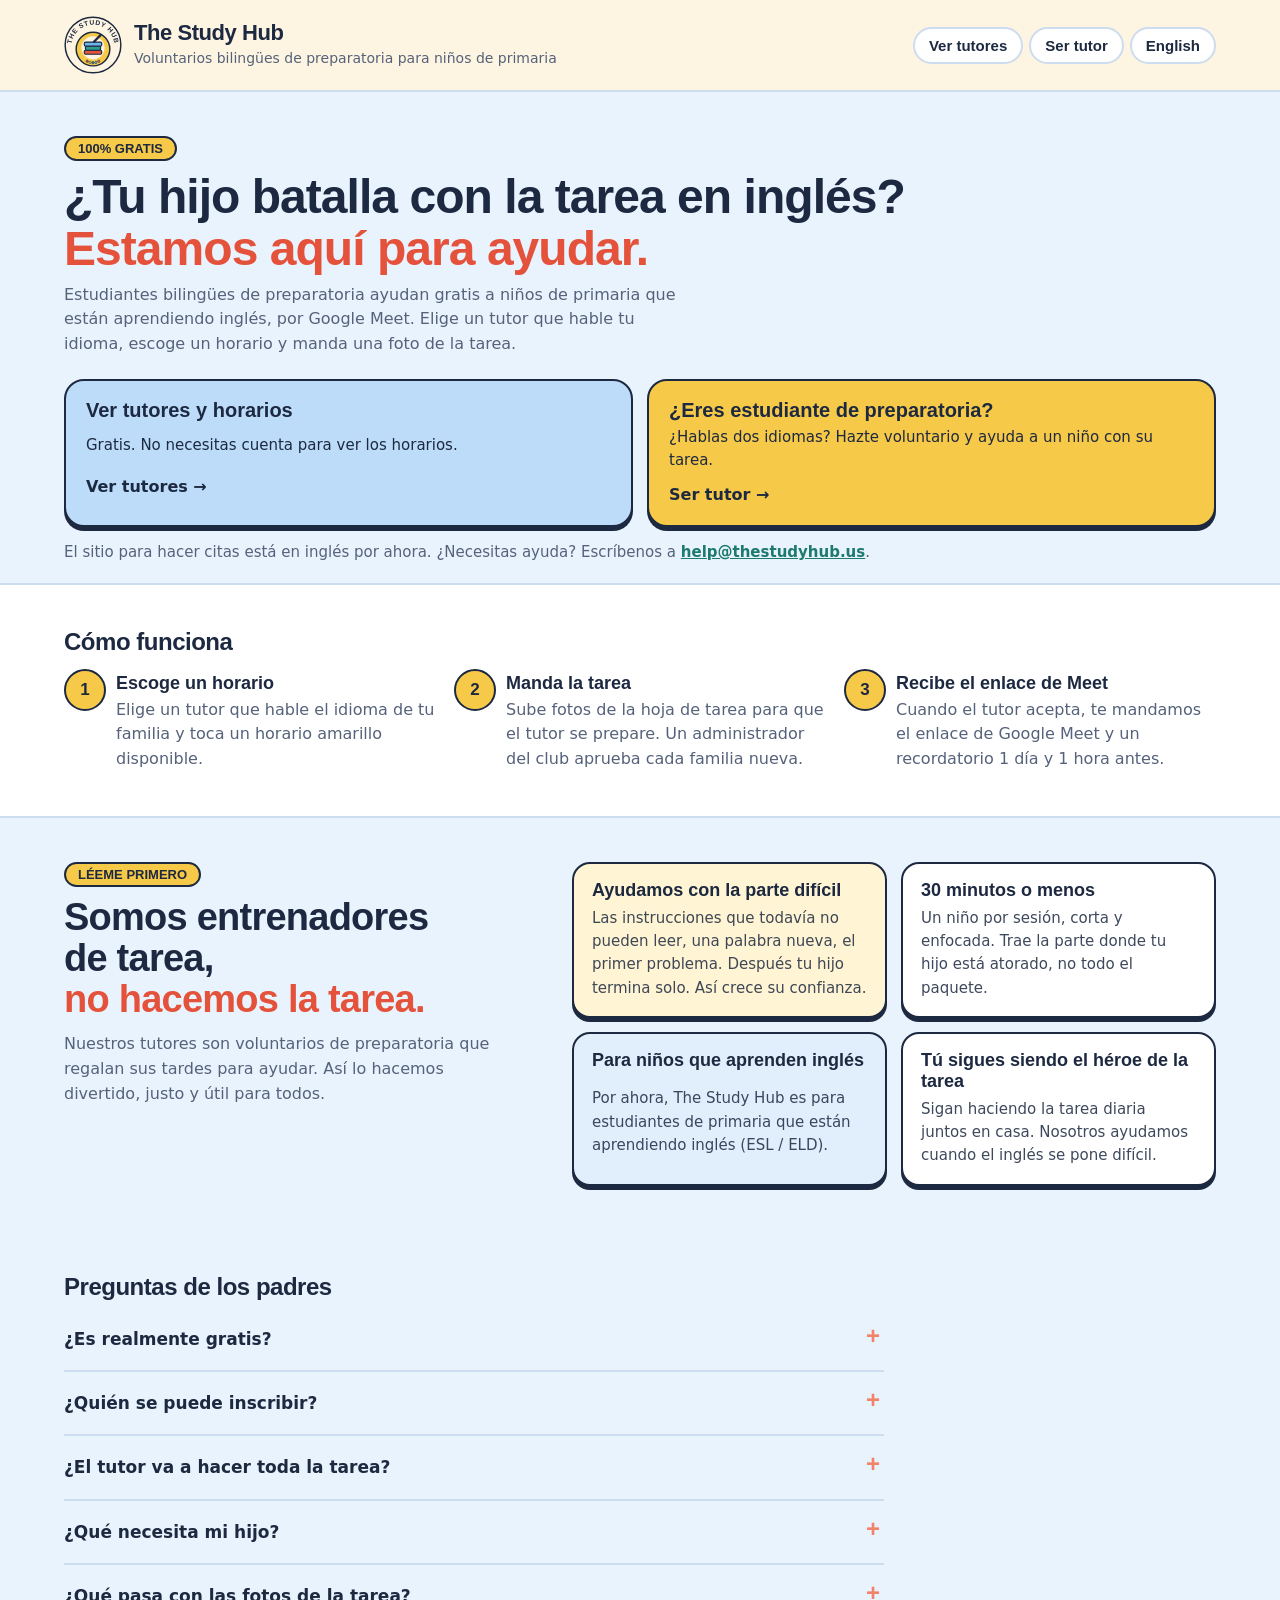
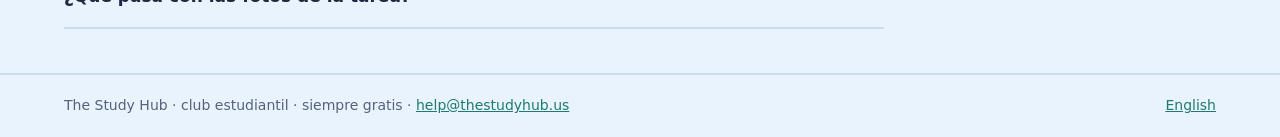
<file: es.html>
<!DOCTYPE html>
<html lang="es">
<head>
  <meta charset="utf-8">
  <meta name="viewport" content="width=device-width, initial-scale=1">
  <meta http-equiv="Content-Security-Policy" content="default-src 'self'; script-src 'self' https://cdn.jsdelivr.net; style-src 'self' 'unsafe-inline' https://fonts.googleapis.com; font-src https://fonts.gstatic.com; img-src 'self' data: blob: https://ekjyotgllvleiupzawog.supabase.co; connect-src https://ekjyotgllvleiupzawog.supabase.co wss://ekjyotgllvleiupzawog.supabase.co; object-src 'none'; base-uri 'self'; form-action 'self'; upgrade-insecure-requests">
  <meta name="referrer" content="strict-origin-when-cross-origin">
  <title>Ayuda Gratis con la Tarea para Niños que Aprenden Inglés | The Study Hub</title>
  <meta name="description" content="Ayuda gratis con la tarea, en español e inglés, para niños de primaria que están aprendiendo inglés. Tutores bilingües de preparatoria por Google Meet, 30 minutos o menos.">
  <link rel="canonical" href="https://thestudyhub.us/es.html">
  <link rel="alternate" hreflang="en" href="https://thestudyhub.us/">
  <link rel="alternate" hreflang="es" href="https://thestudyhub.us/es.html">
  <link rel="alternate" hreflang="x-default" href="https://thestudyhub.us/">
  <meta name="theme-color" content="#fdf4e1">

  <meta property="og:type" content="website">
  <meta property="og:site_name" content="The Study Hub">
  <meta property="og:title" content="Ayuda gratis con la tarea para niños que aprenden inglés">
  <meta property="og:description" content="Tutores bilingües de preparatoria ayudan gratis a niños de primaria con la parte difícil de la tarea, por Google Meet.">
  <meta property="og:url" content="https://thestudyhub.us/es.html">
  <meta property="og:locale" content="es_US">
  <meta property="og:image" content="https://thestudyhub.us/images/og-image.png">
  <meta property="og:image:width" content="1200">
  <meta property="og:image:height" content="630">
  <meta property="og:image:alt" content="The Study Hub: Struggling with homework? We're here to help. 100% free.">
  <meta name="twitter:card" content="summary_large_image">

  <link rel="icon" href="images/logo.svg" type="image/svg+xml">
  <link rel="icon" href="images/favicon-32.png" type="image/png" sizes="32x32">
  <link rel="apple-touch-icon" href="images/apple-touch-icon.png">
  <link rel="manifest" href="site.webmanifest">
  <link rel="preconnect" href="https://fonts.googleapis.com">
  <link rel="preconnect" href="https://fonts.gstatic.com" crossorigin>
  <link href="https://fonts.googleapis.com/css2?family=Poppins:wght@600;700;800&family=Inter:wght@400;500;600;700&display=swap" rel="stylesheet">
  <link rel="stylesheet" href="css/styles.css?v=202611132026">

    <script type="application/ld+json">
  {
    "@context": "https://schema.org",
    "@graph": [
      { "@type": "WebPage", "@id": "https://thestudyhub.us/es.html", "inLanguage": "es", "name": "Ayuda gratis con la tarea para niños que aprenden inglés", "about": { "@id": "https://thestudyhub.us/#org" } },
      { "@type": "FAQPage", "inLanguage": "es", "mainEntity": [
        { "@type": "Question", "name": "¿Es realmente gratis?", "acceptedAnswer": { "@type": "Answer", "text": "Sí. Todas las sesiones son gratis. Los tutores son estudiantes voluntarios y nunca pedimos información de pago." } },
        { "@type": "Question", "name": "¿Quién se puede inscribir?", "acceptedAnswer": { "@type": "Answer", "text": "Por ahora, estudiantes de primaria (TK a 5.º grado) que están aprendiendo inglés y necesitan ayuda para entender su tarea. Un padre, madre o tutor legal hace la cita." } },
        { "@type": "Question", "name": "¿El tutor va a hacer toda la tarea?", "acceptedAnswer": { "@type": "Answer", "text": "No. El tutor explica la parte difícil para que el niño termine solo. Las sesiones duran 30 minutos o menos." } }
      ] }
    ]
  }
  </script>
</head>
<body data-page="es">
  <a class="skip" href="#main">Saltar al contenido</a>
  <header id="site-header" class="site-header band">
    <div class="wrap"><a class="brand" href="index.html"><img src="images/logo.svg" alt="" width="58" height="58"><div><b>The Study Hub</b><span>Voluntarios bilingües de preparatoria para niños de primaria</span></div></a>
      <nav aria-label="Principal" class="es-nav"><a href="index.html#schedule">Ver tutores</a><a href="tutor.html">Ser tutor</a><a href="index.html" lang="en" hreflang="en">English</a></nav></div>
  </header>
  <noscript><div class="notice">Este sitio necesita JavaScript para mostrar los horarios.</div></noscript>
  <main id="main">
    <section class="band hero">
      <div class="wrap top">
        <div>
          <span class="free">100% GRATIS</span>
          <h1>¿Tu hijo batalla con la tarea en inglés?<span class="help">Estamos aquí para ayudar.</span></h1>
          <p>Estudiantes bilingües de preparatoria ayudan gratis a niños de primaria que están aprendiendo inglés, por Google Meet. Elige un tutor que hable tu idioma, escoge un horario y manda una foto de la tarea.</p>
        </div>
      </div>
      <div class="wrap start">
        <a class="start-card parent" href="index.html#schedule"><b>Ver tutores y horarios</b><span>Gratis. No necesitas cuenta para ver los horarios.</span><em>Ver tutores →</em></a>
        <a class="start-card student" href="tutor.html"><b>¿Eres estudiante de preparatoria?</b><span>¿Hablas dos idiomas? Hazte voluntario y ayuda a un niño con su tarea.</span><em>Ser tutor →</em></a>
      </div>
      <p class="wrap returning">El sitio para hacer citas está en inglés por ahora. ¿Necesitas ayuda? Escríbenos a <a href="mailto:help@thestudyhub.us">help@thestudyhub.us</a>.</p>
    </section>

    <section class="band steps-band" aria-labelledby="how-h">
      <div class="wrap">
        <h2 id="how-h">Cómo funciona</h2>
        <ol class="steps">
          <li><b>Escoge un horario</b><span>Elige un tutor que hable el idioma de tu familia y toca un horario amarillo disponible.</span></li>
          <li><b>Manda la tarea</b><span>Sube fotos de la hoja de tarea para que el tutor se prepare. Un administrador del club aprueba cada familia nueva.</span></li>
          <li><b>Recibe el enlace de Meet</b><span>Cuando el tutor acepta, te mandamos el enlace de Google Meet y un recordatorio 1 día y 1 hora antes.</span></li>
        </ol>
      </div>
    </section>

    <section class="band" aria-labelledby="deal-h">
      <div class="wrap deal">
        <div class="deal-head">
          <span class="free">LÉEME PRIMERO</span>
          <h2 id="deal-h">Somos entrenadores de tarea, <span class="help">no hacemos la tarea.</span></h2>
          <p>Nuestros tutores son voluntarios de preparatoria que regalan sus tardes para ayudar. Así lo hacemos divertido, justo y útil para todos.</p>
        </div>
        <ul class="deal-list">
          <li><b>Ayudamos con la parte difícil</b><span>Las instrucciones que todavía no pueden leer, una palabra nueva, el primer problema. Después tu hijo termina solo. Así crece su confianza.</span></li>
          <li><b>30 minutos o menos</b><span>Un niño por sesión, corta y enfocada. Trae la parte donde tu hijo está atorado, no todo el paquete.</span></li>
          <li><b>Para niños que aprenden inglés</b><span>Por ahora, The Study Hub es para estudiantes de primaria que están aprendiendo inglés (ESL / ELD).</span></li>
          <li><b>Tú sigues siendo el héroe de la tarea</b><span>Sigan haciendo la tarea diaria juntos en casa. Nosotros ayudamos cuando el inglés se pone difícil.</span></li>
        </ul>
      </div>
    </section>

    <section class="band" aria-labelledby="faq-h">
      <div class="wrap faq">
        <h2 id="faq-h">Preguntas de los padres</h2>
        <details><summary>¿Es realmente gratis?</summary><p>Sí. Todas las sesiones son gratis. Los tutores son estudiantes voluntarios y nunca pedimos información de pago.</p></details>
        <details><summary>¿Quién se puede inscribir?</summary><p>Por ahora, estudiantes de primaria (TK a 5.º grado) que están aprendiendo inglés y necesitan ayuda para entender su tarea. Un padre, madre o tutor legal hace la cita.</p></details>
        <details><summary>¿El tutor va a hacer toda la tarea?</summary><p>No. El tutor explica la parte difícil para que tu hijo termine solo. Las sesiones duran 30 minutos o menos.</p></details>
        <details><summary>¿Qué necesita mi hijo?</summary><p>Un teléfono, tableta o computadora con cámara, Google Meet y la tarea. Un adulto debe estar cerca durante la llamada.</p></details>
        <details><summary>¿Qué pasa con las fotos de la tarea?</summary><p>Solo el tutor que elegiste y los administradores del club las pueden ver, y se borran automáticamente 30 días después de la sesión.</p></details>
      </div>
    </section>
  </main>
  <footer id="site-footer" class="band" style="padding-block:20px">
    <div class="wrap"><span>The Study Hub · club estudiantil · siempre gratis · <a href="mailto:help@thestudyhub.us">help@thestudyhub.us</a></span><a href="index.html" lang="en">English</a></div>
  </footer>
  <script src="js/totop.js?v=202611132026"></script>
</body>
</html>
</file>
<file: css/styles.css>
/* =====================================================================
   The Study Hub — styles
   Brand colors live in the :root block right below. Change them here
   and the whole site updates.
   ===================================================================== */

:root {
  color-scheme: light dark;
  --bg:     light-dark(#e9f3fd, #0e1726);  /* page background (sky blue) */
  --ink:    light-dark(#1d2940, #eef3fa);  /* main text (navy) */
  --muted:  light-dark(#55627a, #a8b5c8);  /* secondary text */
  --line:   light-dark(#cddcee, #2b3a54);  /* borders */
  --card:   light-dark(#ffffff, #152036);  /* cards and forms */
  --soft:   light-dark(#f2f8ff, #1a2740);  /* light fills */
  --band:   light-dark(#fdf4e1, #18233a);  /* header (cream) */
  --yellow: #f7c948;                       /* open times, badges */
  --ysoft:  light-dark(#fff4d3, #2f2808);
  --coral:  #f2836b;                       /* main buttons */
  --red:    light-dark(#c23a24, #ff8a70);  /* errors, decline (darker for readable small text) */
  --brand-red: light-dark(#e4523b, #ff8a70); /* big "We're here to help" headline */
  --rsoft:  light-dark(#fde6e1, #331813);
  --teal:   light-dark(#1d7a6e, #4cc7b5);  /* links, approve, success (contrast-checked) */
  --tsoft:  light-dark(#e0f3f0, #13302d);
  --blue:   #bcdcfa;                       /* language stickers */
  --edge:   #1d2940;                       /* sticker outlines */
}

* { box-sizing: border-box; min-width: 0; }
html, body { margin: 0; }
body { background: var(--bg); color: var(--ink); font: 16px/1.55 Inter, system-ui, sans-serif; overflow-x: clip; }
img { max-width: 100%; }
a { color: var(--teal); }
h1, h2, h3 { font-family: Poppins, Inter, sans-serif; line-height: 1.08; letter-spacing: -.02em; margin: 0; }
h1 { font-size: clamp(32px, 5vw, 48px); font-weight: 800; }
h2 { font-size: 24px; font-weight: 800; }
h3 { font-size: 19px; font-weight: 700; }
p { margin: 0; }

/* ---------- layout ---------- */
.band { padding: clamp(22px, 3.5vw, 44px) max(5vw, 16px); }
.wrap { max-width: 1240px; margin: 0 auto; }
.top { display: flex; flex-wrap: wrap; gap: 16px; justify-content: space-between; align-items: end; margin-bottom: 22px; }
.top p { color: var(--muted); margin-top: 8px; max-width: 62ch; }
.row { display: flex; flex-wrap: wrap; gap: 10px; align-items: center; }
.grid2 { display: grid; grid-template-columns: repeat(auto-fill, minmax(min(100%, 520px), 1fr)); gap: 18px; }
.stack1 { display: grid; gap: 14px; }

/* ---------- header ---------- */
.site-header { background: var(--band); position: relative; overflow: hidden; border-bottom: 2px solid var(--line); padding-block: 16px; }
.site-header .wrap { display: flex; flex-wrap: wrap; gap: 14px 28px; align-items: center; justify-content: space-between; }
.brand { display: flex; gap: 12px; align-items: center; color: var(--ink); text-decoration: none; }
.brand img { width: 58px; height: 58px; flex: none; }
.brand b { font: 800 22px Poppins, sans-serif; display: block; letter-spacing: -.02em; }
.brand span { font-size: 14px; color: var(--muted); }
.spark { position: absolute; pointer-events: none; }
nav { display: flex; flex-wrap: wrap; gap: 6px; align-items: center; }
nav a, nav button { color: var(--ink); text-decoration: none; padding: 8px 14px; border-radius: 999px; font: 600 15px Inter, sans-serif; border: 2px solid var(--line); background: var(--card); cursor: pointer; }
nav a.on { background: var(--edge); color: #fff; border-color: var(--edge); }

.notice { background: var(--ysoft); border-bottom: 2px solid var(--line); padding: 10px max(5vw, 16px); font-size: 15px; }

/* ---------- stickers, chips, tags ---------- */
.free { display: inline-block; background: var(--yellow); color: #1d2940; border: 2px solid var(--edge); border-radius: 999px; padding: 3px 12px; font: 800 13px Poppins, sans-serif; margin-bottom: 10px; }
.help { color: var(--brand-red); display: block; }
.chips { display: flex; flex-wrap: wrap; gap: 8px; margin-bottom: 18px; }
.chip { border: 2px solid var(--line); background: var(--card); color: var(--ink); border-radius: 999px; padding: 8px 15px; font: 600 15px Inter, sans-serif; cursor: pointer; min-height: 42px; }
.chip.on { background: var(--blue); color: #1d2940; border-color: var(--edge); box-shadow: 0 3px 0 var(--edge); }
.tags { display: flex; flex-wrap: wrap; gap: 6px; margin: 4px 0 14px; }
.tag { font-size: 13px; padding: 3px 9px; border-radius: 999px; background: var(--soft); border: 1px solid var(--line); }
.tag.lang { background: var(--blue); border: 2px solid var(--edge); color: #1d2940; font-weight: 700; }

/* ---------- cards ---------- */
.card { background: var(--card); border: 2px solid var(--line); border-radius: 20px; padding: 18px; }
.who { display: flex; gap: 12px; align-items: center; margin-bottom: 12px; }
.av { width: 46px; height: 46px; border-radius: 50%; background: var(--yellow); color: #1d2940; border: 2px solid var(--edge); display: grid; place-items: center; font: 800 17px Poppins, sans-serif; flex: none; }
.meta { color: var(--muted); font-size: 14px; }
.empty { padding: 28px; text-align: center; color: var(--muted); border: 2px dashed var(--line); border-radius: 18px; }
.note { background: var(--soft); border-radius: 10px; padding: 10px 12px; margin: 10px 0; font-size: 15px; }
.note.warn { background: light-dark(#fff4d3, #3a3115); border: 2px solid var(--yellow, #f7c948); }
.ok { background: var(--tsoft); border-radius: 12px; padding: 16px; margin-bottom: 14px; }
.warn { background: var(--ysoft); border-radius: 12px; padding: 14px 16px; font-size: 15px; }

/* ---------- week grid ---------- */
.week { display: grid; grid-template-columns: 66px repeat(5, minmax(0, 1fr)); gap: 4px; font-size: 13px; }
.week .dh { text-align: center; font-weight: 600; padding-bottom: 4px; line-height: 1.2; }
.week .dh small { display: block; color: var(--muted); font-weight: 400; }
.week .tm { color: var(--muted); align-self: center; white-space: nowrap; }
.cell { min-height: 40px; border-radius: 8px; background: var(--soft); }
.slot { min-height: 40px; border-radius: 9px; background: var(--yellow); color: #1d2940; border: 2px solid var(--edge); font: 700 13px Inter, sans-serif; cursor: pointer; box-shadow: 0 3px 0 var(--edge); }
.slot:hover, .slot:focus-visible { outline: 3px solid var(--ink); outline-offset: 1px; }
.busy { min-height: 40px; border-radius: 8px; display: grid; place-items: center; font-size: 12px; color: var(--muted); background: repeating-linear-gradient(135deg, var(--soft) 0 6px, transparent 6px 12px); border: 1px solid var(--line); }
.tog { min-height: 40px; border-radius: 8px; border: 1px solid var(--line); background: var(--soft); cursor: pointer; font: 600 12px Inter, sans-serif; color: var(--muted); }
.tog.on { background: var(--yellow); border: 2px solid var(--edge); color: #1d2940; }

/* ---------- buttons ---------- */
.btn { border: 2px solid var(--edge); border-radius: 999px; padding: 10px 20px; font: 700 15px Inter, sans-serif; cursor: pointer; min-height: 44px; background: var(--coral); color: #1d2940; box-shadow: 0 3px 0 var(--edge); text-decoration: none; display: inline-flex; align-items: center; justify-content: center; }
.btn:active { transform: translateY(2px); box-shadow: 0 1px 0 var(--edge); }
.btn.ghost { background: var(--card); color: var(--ink); border-color: var(--line); box-shadow: none; }
.btn.no { background: var(--card); color: var(--red); border-color: var(--red); box-shadow: none; }
.btn.y { background: var(--yellow); }
.btn.go { background: #1d7a6e; color: #fff; }
.btn.small { min-height: 36px; padding: 6px 12px; font-size: 14px; }
.btn:disabled { opacity: .5; cursor: not-allowed; }

/* ---------- forms ---------- */
label { font-weight: 600; font-size: 15px; display: block; margin-bottom: 6px; }
input[type=text], input[type=email], input[type=url], select, textarea { width: 100%; font: 16px Inter, sans-serif; padding: 11px 12px; border: 1px solid color-mix(in srgb, var(--ink) 30%, transparent); border-radius: 10px; background: var(--card); color: var(--ink); }
textarea { min-height: 84px; resize: vertical; }
.f { margin-bottom: 16px; }
.f2 { display: grid; grid-template-columns: repeat(auto-fit, minmax(180px, 1fr)); gap: 0 14px; }
.check { display: flex; gap: 10px; align-items: flex-start; font-weight: 400; font-size: 15px; margin-bottom: 10px; }
.check input { width: 20px; height: 20px; margin-top: 2px; flex: none; accent-color: var(--teal); }
.hint { font-size: 14px; color: var(--muted); margin-top: 5px; }
.err { color: var(--red); font-size: 14px; font-weight: 600; margin-top: 8px; }
.drop { border: 2px dashed var(--teal); border-radius: 14px; padding: 16px; text-align: center; background: var(--tsoft); }
.drop input { display: block; margin: 10px auto 0; max-width: 100%; }
.thumbs { display: flex; flex-wrap: wrap; gap: 10px; margin-top: 12px; }
.th { position: relative; width: 88px; height: 112px; border-radius: 10px; overflow: hidden; border: 1px solid var(--line); background: #fff; padding: 0; cursor: pointer; }
.th img { width: 100%; height: 100%; object-fit: cover; display: block; }
.th .rm { position: absolute; top: 4px; right: 4px; width: 26px; height: 26px; border-radius: 50%; border: 0; background: rgba(0,0,0,.7); color: #fff; cursor: pointer; }

/* ---------- modal + lightbox ---------- */
.ov { position: fixed; inset: 0; background: rgba(10,14,20,.55); overflow: auto; z-index: 20; padding: 20px 12px; }
.panel { background: var(--bg); max-width: 600px; margin: 0 auto; border-radius: 22px; padding: 22px; border: 2px solid var(--line); }
.panel .ph { display: flex; justify-content: space-between; gap: 12px; align-items: start; margin-bottom: 16px; }
.x { background: var(--soft); border: 1px solid var(--line); color: var(--ink); border-radius: 50%; width: 40px; height: 40px; font-size: 18px; cursor: pointer; flex: none; }
.pick { background: var(--ysoft); border-radius: 12px; padding: 12px 14px; margin-bottom: 18px; font-weight: 600; }
.light { position: fixed; inset: 0; background: rgba(0,0,0,.85); z-index: 30; display: grid; place-items: center; padding: 16px; }
.light img { max-height: 88vh; border-radius: 8px; background: #fff; }
.light .x { position: fixed; top: 14px; right: 14px; }
.toast { position: fixed; left: 50%; bottom: 20px; transform: translateX(-50%); background: var(--edge); color: #fff; padding: 12px 18px; border-radius: 999px; z-index: 40; font-weight: 600; max-width: calc(100% - 32px); }

/* ---------- tutor dashboard ---------- */
.tabs { display: flex; gap: 4px; border-bottom: 1px solid var(--line); margin-bottom: 20px; flex-wrap: wrap; }
.tab { background: none; border: 0; border-bottom: 3px solid transparent; padding: 12px 14px; font: 600 15px Inter, sans-serif; color: var(--muted); cursor: pointer; }
.tab.on { color: var(--ink); border-color: var(--coral); }
.req { border-left: 6px solid var(--yellow); }
.req.approved { border-left-color: var(--teal); }
.req.declined, .req.cancelled { border-left-color: var(--red); opacity: .8; }
.status { font-size: 13px; font-weight: 700; padding: 3px 10px; border-radius: 999px; background: var(--ysoft); white-space: nowrap; }
.status.approved { background: var(--tsoft); color: var(--teal); }
.status.declined, .status.cancelled { background: var(--rsoft); color: var(--red); }

/* ---------- admin ---------- */
.stats { display: grid; grid-template-columns: repeat(auto-fit, minmax(9em, 1fr)); gap: 12px; margin-bottom: 24px; }
.stat { background: var(--card); border: 2px solid var(--line); border-radius: 16px; padding: 14px 16px; }
.stat b { display: block; font: 800 clamp(28px, 4vw, 38px)/1 Poppins, sans-serif; }
.stat span { font-size: 14px; color: var(--muted); }
.scroll { overflow-x: auto; }
table { border-collapse: collapse; width: 100%; font-size: 15px; }
th, td { text-align: left; padding: 10px 8px; border-bottom: 1px solid var(--line); vertical-align: top; }
th { font-size: 14px; color: var(--muted); font-weight: 600; }

/* ---------- legal page ---------- */
.legal { max-width: 760px; }
.legal h2 { margin: 34px 0 10px; }
.legal h3 { margin: 20px 0 6px; font-size: 17px; }
.legal p, .legal li { font-size: 16px; margin-bottom: 8px; }
.legal ul { padding-left: 22px; margin: 0 0 10px; }

footer { border-top: 2px solid var(--line); color: var(--muted); font-size: 14px; }
footer .wrap { display: flex; flex-wrap: wrap; gap: 12px; justify-content: space-between; }

/* ---------- phones ---------- */
@media (max-width: 600px) {
  .week { grid-template-columns: 52px repeat(5, minmax(0, 1fr)); gap: 3px; }
  .panel { padding: 16px; }
  table { font-size: 13px; }
  th, td { padding: 6px 4px; }
  .stack thead { display: none; }
  .stack tr { display: grid; padding-block: 10px; border-bottom: 1px solid var(--line); }
  .stack td { display: flex; justify-content: space-between; gap: 12px; border: 0; padding: 3px 0; }
  .stack td::before { content: attr(data-l); color: var(--muted); font-weight: 600; }
}

/* =====================================================================
   Feel: motion, states and polish
   One easing curve everywhere; everything turns off for reduced motion.
   ===================================================================== */
:root { --ease: cubic-bezier(.2, .8, .2, 1); --quick: 160ms; --med: 260ms; }
html { scroll-behavior: smooth; -webkit-text-size-adjust: 100%; }
body { -webkit-font-smoothing: antialiased; -webkit-tap-highlight-color: transparent; }
h1, h2, h3 { text-wrap: balance; }
p { text-wrap: pretty; }
button, a, input, select, textarea { touch-action: manipulation; }
.week, .stat b, td { font-variant-numeric: tabular-nums; }
:focus-visible { outline: 3px solid var(--teal); outline-offset: 2px; border-radius: 6px; }
.sr-only { position: absolute; width: 1px; height: 1px; overflow: hidden; clip: rect(0 0 0 0); white-space: nowrap; }
.skip { position: absolute; left: 12px; top: -60px; z-index: 50; background: var(--edge); color: #fff; padding: 10px 16px; border-radius: 999px; font-weight: 700; text-decoration: none; transition: top var(--quick) var(--ease); }
.skip:focus { top: 12px; }

/* Smooth page-to-page changes (supported browsers) */
@view-transition { navigation: auto; }
.site-header { view-transition-name: site-header; }

/* Press and hover feedback */
.btn, .chip, .slot, .tog, .tab, nav a, .nav-btn, .role, .start-card, .th { transition: transform var(--quick) var(--ease), box-shadow var(--quick) var(--ease), background-color var(--quick) var(--ease), border-color var(--quick) var(--ease), color var(--quick) var(--ease); }
@media (hover: hover) {
  .btn:hover:not(:disabled) { transform: translateY(-1px); box-shadow: 0 4px 0 var(--edge); }
  .btn.ghost:hover, .btn.no:hover { box-shadow: none; border-color: var(--ink); }
  .slot:hover { transform: translateY(-2px); box-shadow: 0 5px 0 var(--edge); }
  .chip:hover:not(.on), nav a:hover:not(.on), .nav-btn:hover { border-color: var(--ink); }
  .tog:hover:not(.on) { border-color: var(--ink); color: var(--ink); }
  .card.tutor-card:hover { border-color: color-mix(in srgb, var(--ink) 25%, var(--line)); }
}
.btn:active:not(:disabled), .slot:active { transform: translateY(2px) scale(.98); box-shadow: 0 1px 0 var(--edge); }
.chip:active, .tog:active, .role:active, nav a:active, .nav-btn:active { transform: scale(.97); }

/* Cards rise in, one after another */
@keyframes rise { from { opacity: 0; transform: translateY(10px); } to { opacity: 1; transform: none; } }
.enter > * { animation: rise .42s var(--ease) both; animation-delay: calc(var(--i, 0) * 60ms); }
.hero .wrap > *, .start-card { animation: rise .5s var(--ease) both; }
.start-card.student { animation-delay: 80ms; }

/* Loading placeholders */
@keyframes shimmer { to { background-position: -200% 0; } }
.sk { display: grid; gap: 12px; min-height: 230px; }
.sk-row { display: flex; gap: 12px; align-items: center; }
.sk-c, .sk-l, .sk-b { background: linear-gradient(90deg, var(--soft) 25%, color-mix(in srgb, var(--line) 60%, var(--soft)) 50%, var(--soft) 75%); background-size: 200% 100%; animation: shimmer 1.3s linear infinite; border-radius: 8px; }
.sk-c { width: 46px; height: 46px; border-radius: 50%; flex: none; }
.sk-l { height: 14px; width: 100%; display: block; }
.sk-b { height: 110px; display: block; }

/* Pop-ups open and close softly */
@keyframes fade-in { from { opacity: 0; } }
@keyframes pop-in { from { opacity: 0; transform: translateY(12px) scale(.97); } }
@keyframes fade-out { to { opacity: 0; } }
@keyframes pop-out { to { opacity: 0; transform: translateY(8px) scale(.98); } }
.ov { animation: fade-in .2s var(--ease); backdrop-filter: blur(3px); }
.ov > .panel { animation: pop-in .28s var(--ease); }
.ov.out { animation: fade-out .18s var(--ease) forwards; }
.ov.out > .panel { animation: pop-out .18s var(--ease) forwards; }
.light { animation: fade-in .2s var(--ease); }
.light img { animation: pop-in .28s var(--ease); }
@keyframes toast-in { from { opacity: 0; transform: translate(-50%, 16px); } }
.toast { animation: toast-in .3s var(--ease); box-shadow: 0 10px 30px rgba(0,0,0,.18); transition: opacity .25s var(--ease), transform .25s var(--ease); }
.toast.out { opacity: 0; transform: translate(-50%, 10px); }
.th { animation: pop-in .25s var(--ease); }
.sent { display: flex; gap: 12px; align-items: center; }
.sent .mail { color: var(--teal); flex: none; animation: pop-in .4s var(--ease); }

/* Same-page updates (week/language switch) cross-fade */
::view-transition-old(root), ::view-transition-new(root) { animation-duration: .22s; animation-timing-function: var(--ease); }

/* Details (FAQ) open smoothly */
details { border-bottom: 2px solid var(--line); padding: 4px 0; }
summary { cursor: pointer; list-style: none; font-weight: 700; font-size: 17px; padding: 14px 32px 14px 0; position: relative; }
summary::-webkit-details-marker { display: none; }
summary::after { content: '+'; position: absolute; right: 4px; top: 10px; font: 700 24px Poppins, sans-serif; color: var(--coral); transition: transform var(--med) var(--ease); }
details[open] summary::after { transform: rotate(45deg); }
details p { padding: 0 0 16px; color: var(--muted); max-width: 70ch; }
details[open] p { animation: rise .3s var(--ease); }

/* ---------- navigation ---------- */
.acct { display: flex; gap: 6px; align-items: center; margin-left: 6px; }
.nav-btn { color: var(--ink); padding: 8px 16px; border-radius: 999px; font: 700 15px Inter, sans-serif; border: 2px solid var(--line); background: var(--card); cursor: pointer; }
.nav-btn.primary { background: var(--coral); border-color: var(--edge); color: #1d2940; box-shadow: 0 3px 0 var(--edge); }
.me { display: flex; align-items: center; gap: 8px; font-size: 14px; color: var(--muted); max-width: 220px; }
.me-av { width: 34px; height: 34px; border-radius: 50%; background: var(--yellow); border: 2px solid var(--edge); color: #1d2940; display: grid; place-items: center; font: 800 15px Poppins, sans-serif; flex: none; }
.me-mail { overflow: hidden; text-overflow: ellipsis; white-space: nowrap; }
.menu-btn { display: none; align-items: center; gap: 8px; border: 2px solid var(--edge); background: var(--card); color: var(--ink); border-radius: 999px; padding: 8px 14px; font: 700 15px Inter, sans-serif; cursor: pointer; }
.bars, .bars::before, .bars::after { display: block; width: 16px; height: 2px; background: currentColor; border-radius: 2px; position: relative; transition: transform var(--med) var(--ease), opacity var(--quick); }
.bars::before, .bars::after { content: ''; position: absolute; left: 0; }
.bars::before { top: -5px; } .bars::after { top: 5px; }
.menu-btn[aria-expanded=true] .bars { background: transparent; }
.menu-btn[aria-expanded=true] .bars::before { transform: translateY(5px) rotate(45deg); }
.menu-btn[aria-expanded=true] .bars::after { transform: translateY(-5px) rotate(-45deg); }
@media (max-width: 1080px) {
  .site-header .wrap { flex-wrap: wrap; }
  .menu-btn { display: inline-flex; }
  #site-nav { display: none; width: 100%; flex-direction: column; align-items: stretch; gap: 8px; padding-top: 6px; }
  #site-nav.open { display: flex; animation: rise .25s var(--ease); }
  #site-nav a { text-align: left; padding: 12px 16px; }
  .acct { margin: 6px 0 0; flex-wrap: wrap; }
  .acct .nav-btn { flex: 1; min-height: 46px; }
  .me { max-width: 100%; width: 100%; }
}

/* ---------- sign in / get started ---------- */
.roles { display: grid; gap: 12px; }
.role { display: flex; gap: 14px; align-items: center; text-align: left; width: 100%; padding: 16px; border-radius: 18px; border: 2px solid var(--line); background: var(--card); color: var(--ink); cursor: pointer; font: inherit; }
.role b { display: block; font: 700 17px Poppins, sans-serif; }
.role small { display: block; color: var(--muted); font-size: 14px; margin-top: 2px; }
.role:hover, .role:focus-visible { border-color: var(--edge); box-shadow: 0 3px 0 var(--edge); }
.role-ic { width: 48px; height: 48px; border-radius: 14px; display: grid; place-items: center; background: var(--blue); color: #1d2940; border: 2px solid var(--edge); flex: none; }
.role-ic.tutor { background: var(--yellow); }
.linkish { background: none; border: 0; padding: 0; color: var(--teal); font: inherit; font-weight: 700; text-decoration: underline; cursor: pointer; }

/* ---------- homepage ---------- */
.hero { padding-bottom: 18px; }
.hero .top { margin-bottom: 0; }
.start { display: grid; grid-template-columns: repeat(auto-fit, minmax(min(100%, 300px), 1fr)); gap: 14px; margin-top: 22px; }
.start-card { display: grid; gap: 4px; padding: 18px 20px; border-radius: 20px; border: 2px solid var(--edge); text-decoration: none; color: #1d2940; box-shadow: 0 4px 0 var(--edge); }
.start-card.parent { background: var(--blue); }
.start-card.student { background: var(--yellow); }
.start-card b { font: 800 20px Poppins, sans-serif; }
.start-card span { font-size: 15px; }
.start-card em { font-style: normal; font-weight: 700; margin-top: 6px; }
@media (hover: hover) { .start-card:hover { transform: translateY(-2px); box-shadow: 0 6px 0 var(--edge); } }
.start-card:active { transform: translateY(2px); box-shadow: 0 2px 0 var(--edge); }
.filters { display: flex; flex-wrap: wrap; gap: 0 18px; position: sticky; top: 0; z-index: 5; background: color-mix(in srgb, var(--bg) 92%, transparent); backdrop-filter: blur(6px); padding-top: 10px; margin-top: -10px; }
.steps-band { background: var(--card); border-block: 2px solid var(--line); }
.steps { list-style: none; padding: 0; margin: 18px 0 0; display: grid; grid-template-columns: repeat(auto-fit, minmax(min(100%, 240px), 1fr)); gap: 18px; counter-reset: s; }
.steps li { counter-increment: s; display: grid; gap: 4px; padding-left: 52px; position: relative; }
.steps li::before { content: counter(s); position: absolute; left: 0; top: -4px; width: 38px; height: 38px; border-radius: 50%; background: var(--yellow); border: 2px solid var(--edge); display: grid; place-items: center; font: 800 17px Poppins, sans-serif; color: #1d2940; }
.steps b { font: 700 18px Poppins, sans-serif; }
.steps span { color: var(--muted); }
.faq { max-width: 820px; }
.faq h2 { margin-bottom: 8px; }
.intro-card { max-width: 680px; }

@media (prefers-reduced-motion: reduce) {
  *, *::before, *::after { animation-duration: 1ms !important; animation-iteration-count: 1 !important; transition-duration: 1ms !important; scroll-behavior: auto !important; }
}
@media (max-width: 1080px) { .brand { flex: 1 1 auto; } .menu-btn { margin-left: auto; } }
@media (max-width: 480px) { .brand span { display: none; } .brand img { width: 48px; height: 48px; } }
.faq { max-width: 1240px; }
.faq details { max-width: 820px; }
.code-input { font: 700 28px/1 Poppins, Inter, sans-serif !important; letter-spacing: .3em; text-align: center; max-width: 280px; }
.quick-in { display: none; border: 2px solid var(--edge); background: var(--coral); color: #1d2940; border-radius: 999px; padding: 8px 14px; font: 700 15px Inter, sans-serif; cursor: pointer; box-shadow: 0 3px 0 var(--edge); }
@media (max-width: 1080px) { .quick-in { display: inline-flex; margin-left: auto; } .quick-in + .menu-btn { margin-left: 0; } }
.role.again { border-color: var(--edge); background: var(--ysoft); }
.role.again .me-av { width: 48px; height: 48px; font-size: 20px; }
.or { text-align: center; color: var(--muted); font-size: 14px; margin: 12px 0; }
.returning { margin-top: 14px; color: var(--muted); font-size: 15px; }
.returning a { font-weight: 700; }
.admin-list { list-style: none; padding: 0; margin: 0; display: grid; gap: 10px; }
.admin-list li { display: flex; align-items: center; gap: 12px; }
.admin-list .grow { flex: 1; overflow-wrap: anywhere; }
@media (max-width: 480px) {
  .site-header .wrap { gap: 10px; }
  .brand b { font-size: 19px; }
  .menu-txt { position: absolute; width: 1px; height: 1px; overflow: hidden; clip: rect(0 0 0 0); }
  .menu-btn { padding: 10px 12px; }
  .quick-in { padding: 8px 12px; }
}
@media (max-width: 380px) { .brand b { font-size: 16px; } .brand img { width: 40px; height: 40px; } .brand { gap: 8px; } }
/* Test fixes: bigger menu target, readable dates, visible outlines in dark mode */
.menu-btn { min-height: 44px; min-width: 44px; justify-content: center; border-color: color-mix(in srgb, var(--ink) 45%, transparent); }
.week .dh small { font-size: 12px; }
@media (max-width: 600px) { .week .dh small { font-size: 12px; letter-spacing: -.01em; } }
/* Session records */
.status.log { background: var(--coral); color: #1d2940; }
.log-box { display: flex; flex-wrap: wrap; gap: 12px; align-items: center; justify-content: space-between; background: var(--ysoft); border: 2px dashed var(--edge); border-radius: 14px; padding: 12px 14px; margin: 12px 0 4px; }
.log-box b { display: block; }
.log-box span { font-size: 14px; color: var(--muted); }
.stat.mini { padding: 10px 16px; text-align: right; }
.stat.mini b { font-size: 24px; }
.stat .since { display: block; font-size: 13px; color: var(--muted); margin-top: 6px; }
.hist { list-style: none; padding: 0; margin: 10px 0 0; display: grid; gap: 6px; }
.hist li { display: grid; grid-template-columns: 110px 1fr; gap: 2px 12px; padding: 8px 0; border-top: 1px solid var(--line); font-size: 15px; }
.hist .hd { font-weight: 600; white-space: nowrap; }
.hist .hs.miss { color: var(--red); }
.hist .hn { grid-column: 2; color: var(--muted); font-size: 14px; }
.seg { border: 0; padding: 0; margin: 0 0 16px; display: grid; gap: 8px; }
.seg legend { font-weight: 600; font-size: 15px; margin-bottom: 8px; padding: 0; }
.seg label { display: flex; gap: 10px; align-items: center; border: 2px solid var(--line); border-radius: 12px; padding: 12px 14px; cursor: pointer; font-weight: 600; margin: 0; }
.seg label:has(input:checked) { border-color: var(--edge); background: var(--ysoft); }
.seg input { width: 20px; height: 20px; accent-color: var(--teal); }
.linkish.danger { color: var(--red); }
.danger-zone { margin-top: 36px; border-color: var(--red); max-width: 760px; }
@media (max-width: 600px) { .hist li { grid-template-columns: 1fr; } .hist .hn { grid-column: 1; } }
/* Week navigator and tutor calendar */
.weeknav { display: flex; align-items: center; gap: 10px; margin: 0 0 16px; }
.wk-btn { width: 44px; height: 44px; border-radius: 50%; border: 2px solid var(--edge); background: var(--card); color: var(--ink); font: 700 22px/1 Poppins, sans-serif; cursor: pointer; box-shadow: 0 3px 0 var(--edge); transition: transform var(--quick) var(--ease); }
.wk-btn:disabled { opacity: .35; cursor: default; box-shadow: none; border-color: var(--line); }
.wk-btn:active:not(:disabled) { transform: translateY(2px); box-shadow: 0 1px 0 var(--edge); }
.wk-label { min-width: 150px; text-align: center; line-height: 1.2; }
.wk-label b { display: block; font: 700 16px Poppins, sans-serif; }
.wk-label span { font-size: 14px; color: var(--muted); font-variant-numeric: tabular-nums; }
.filters { align-items: center; }
.filters .weeknav { margin: 0 8px 18px 0; }
.sched { display: grid; gap: 18px; }
.tog.extra { background: var(--blue); border: 2px solid var(--edge); color: #1d2940; }
.tog.off { background: repeating-linear-gradient(135deg, var(--rsoft) 0 6px, transparent 6px 12px); border: 1px dashed var(--red); color: var(--red); }
.tog.bk { display: grid; place-items: center; background: #1d7a6e; border-color: #1d7a6e; color: #fff; }
.tog.past { opacity: .35; cursor: default; }
.dayoff { display: block; margin: 6px auto 0; border: 1px solid var(--line); background: var(--card); color: var(--muted); border-radius: 999px; padding: 3px 8px; font: 600 12px Inter, sans-serif; cursor: pointer; }
.dayoff:hover { border-color: var(--red); color: var(--red); }
.key { display: inline-block; padding: 1px 8px; border-radius: 6px; font-size: 13px; font-weight: 700; margin: 0 2px; }
.key.on { background: var(--yellow); color: #1d2940; }
.key.extra { background: var(--blue); color: #1d2940; }
.key.off { background: var(--rsoft); color: var(--red); }
.tabs { flex-wrap: nowrap; overflow-x: auto; scrollbar-width: none; }
.tabs::-webkit-scrollbar { display: none; }
.tab { white-space: nowrap; flex: none; }
.tog.past { background: var(--soft); border-color: transparent; }
/* "Read me first" message for parents */
.deal { display: grid; grid-template-columns: minmax(0, 1fr) minmax(0, 1.4fr); gap: 28px 48px; align-items: start; }
.deal-head h2 { font-size: clamp(28px, 4vw, 38px); margin-bottom: 12px; }
.deal-head p { color: var(--muted); }
.deal-list { list-style: none; padding: 0; margin: 0; display: grid; grid-template-columns: repeat(2, minmax(0, 1fr)); gap: 14px; }
.deal-list li { background: var(--card); border: 2px solid var(--edge); border-radius: 18px; padding: 16px 18px; box-shadow: 0 4px 0 var(--edge); display: grid; gap: 6px; }
.deal-list li:nth-child(1) { background: var(--ysoft); }
.deal-list li:nth-child(3) { background: color-mix(in srgb, var(--blue) 45%, var(--card)); }
.deal-list b { font: 700 18px Poppins, sans-serif; }
.deal-list span { font-size: 15px; color: var(--ink); opacity: .85; }
.deal-mini { background: var(--ysoft); border: 2px dashed var(--edge); border-radius: 14px; padding: 12px 14px; margin-bottom: 18px; font-size: 15px; }
.deal-mini b { display: block; font-family: Poppins, sans-serif; margin-bottom: 2px; }
@media (max-width: 860px) { .deal { grid-template-columns: 1fr; } }
@media (max-width: 560px) { .deal-list { grid-template-columns: 1fr; } }
.es-nav { display: flex; }
.sched-n { display: inline-grid; place-items: center; width: 34px; height: 34px; border-radius: 50%; background: var(--yellow); border: 2px solid var(--edge); color: #1d2940; font: 800 17px Poppins, sans-serif; margin-right: 10px; vertical-align: 3px; }
.sched-n.blue { background: var(--blue); }
/* Help page */
.help-sec.alt { background: var(--card); border-block: 2px solid var(--line); }
.help-sec .wrap { display: grid; grid-template-columns: minmax(0, 1fr) minmax(0, 1.6fr); gap: 24px 48px; align-items: start; }
.help-head { position: sticky; top: 16px; display: grid; gap: 10px; }
.help-tag { justify-self: start; border: 2px solid var(--edge); border-radius: 999px; padding: 3px 14px; font: 800 14px Poppins, sans-serif; background: var(--card); }
.help-tag.parent { background: var(--blue); color: #1d2940; }
.help-tag.tutor { background: var(--yellow); color: #1d2940; }
.help-steps { list-style: none; padding: 0; margin: 0; display: grid; gap: 14px; counter-reset: h; }
.help-steps > li { counter-increment: h; position: relative; padding: 16px 18px 16px 72px; background: var(--card); border: 2px solid var(--line); border-radius: 18px; display: grid; gap: 4px; }
.help-sec.alt .help-steps > li { background: var(--bg); }
.help-steps > li::before { content: counter(h); position: absolute; left: 16px; top: 14px; width: 40px; height: 40px; border-radius: 50%; background: var(--yellow); border: 2px solid var(--edge); color: #1d2940; display: grid; place-items: center; font: 800 18px Poppins, sans-serif; }
.help-steps > li > b { font: 700 18px Poppins, sans-serif; }
.help-link { display: inline-block; margin-left: 10px; font: 600 14px Inter, sans-serif; vertical-align: middle; }
h1 + .help-link { margin: 8px 0 0; display: block; }
@media (max-width: 860px) { .help-sec .wrap { grid-template-columns: 1fr; } .help-head { position: static; } }
.help-more { margin: 8px 0 0; padding-left: 20px; display: grid; gap: 6px; font-size: 15px; }
.help-more li { padding: 0; border: 0; background: none; display: list-item; }
.help-more li::before { content: none; }
.help-steps .tip { margin-top: 8px; background: var(--ysoft); border-radius: 10px; padding: 8px 12px; font-size: 14px; }
/* Back to top */
.totop { position: fixed; right: max(18px, env(safe-area-inset-right, 0px)); bottom: max(18px, env(safe-area-inset-bottom, 0px)); z-index: 15; width: 54px; height: 54px; border-radius: 50%; border: 2px solid var(--edge); background: var(--yellow); color: #1d2940; display: grid; place-items: center; cursor: pointer; box-shadow: 0 4px 0 var(--edge); opacity: 0; transform: translateY(16px) scale(.9); pointer-events: none; transition: opacity var(--med) var(--ease), transform var(--med) var(--ease), box-shadow var(--quick) var(--ease); }
.totop.show { opacity: 1; transform: none; pointer-events: auto; }
@media (hover: hover) { .totop.show:hover { transform: translateY(-2px); box-shadow: 0 6px 0 var(--edge); } }
.totop:active { transform: translateY(2px) !important; box-shadow: 0 1px 0 var(--edge); }
/* About page */
.about-grid { display: grid; grid-template-columns: minmax(0, 0.8fr) minmax(0, 1.2fr); gap: 32px 56px; align-items: center; }
.founder-photo { margin: 0; position: relative; aspect-ratio: 4 / 5; border: 3px solid var(--edge); border-radius: 28px; overflow: hidden; box-shadow: 0 8px 0 var(--edge); background: #1d2940; rotate: -1.5deg; }
.founder-photo img { width: 100%; height: 100%; object-fit: cover; object-position: 50% 62%; display: block; }
.founder-photo figcaption { position: absolute; left: 16px; bottom: 16px; }
.founder-photo figcaption .free { margin: 0; font-size: 15px; }
.about-copy h1 { font-size: clamp(34px, 5vw, 54px); }
.about-copy .who { font-weight: 700; margin: 14px 0 18px; }
.story { display: grid; gap: 14px; font-size: 17px; max-width: 62ch; }
.founder-quote { margin: 26px 0 0; padding: 22px 26px; background: var(--yellow); color: #1d2940; border: 3px solid var(--edge); border-radius: 22px; box-shadow: 0 6px 0 var(--edge); rotate: .6deg; }
.founder-quote p { font: 800 clamp(20px, 2.4vw, 26px)/1.25 Poppins, sans-serif; letter-spacing: -.01em; }
.founder-quote footer { margin-top: 10px; font-weight: 700; }
.founder-quote footer::before { content: '— '; }
.about-values { margin-top: 18px; grid-template-columns: repeat(4, minmax(0, 1fr)); }
.join { display: flex; flex-wrap: wrap; gap: 20px 40px; align-items: center; justify-content: space-between; }
.join h2 { font-size: clamp(26px, 3.6vw, 36px); }
@media (max-width: 960px) { .about-values { grid-template-columns: repeat(2, minmax(0, 1fr)); } }
@media (max-width: 760px) { .about-grid { grid-template-columns: 1fr; } .founder-photo { max-width: 380px; } }
@media (max-width: 520px) { .about-values { grid-template-columns: 1fr; } }
.founder-quote footer { border: 0; padding: 0; color: #1d2940; font-size: 16px; }
</file>
